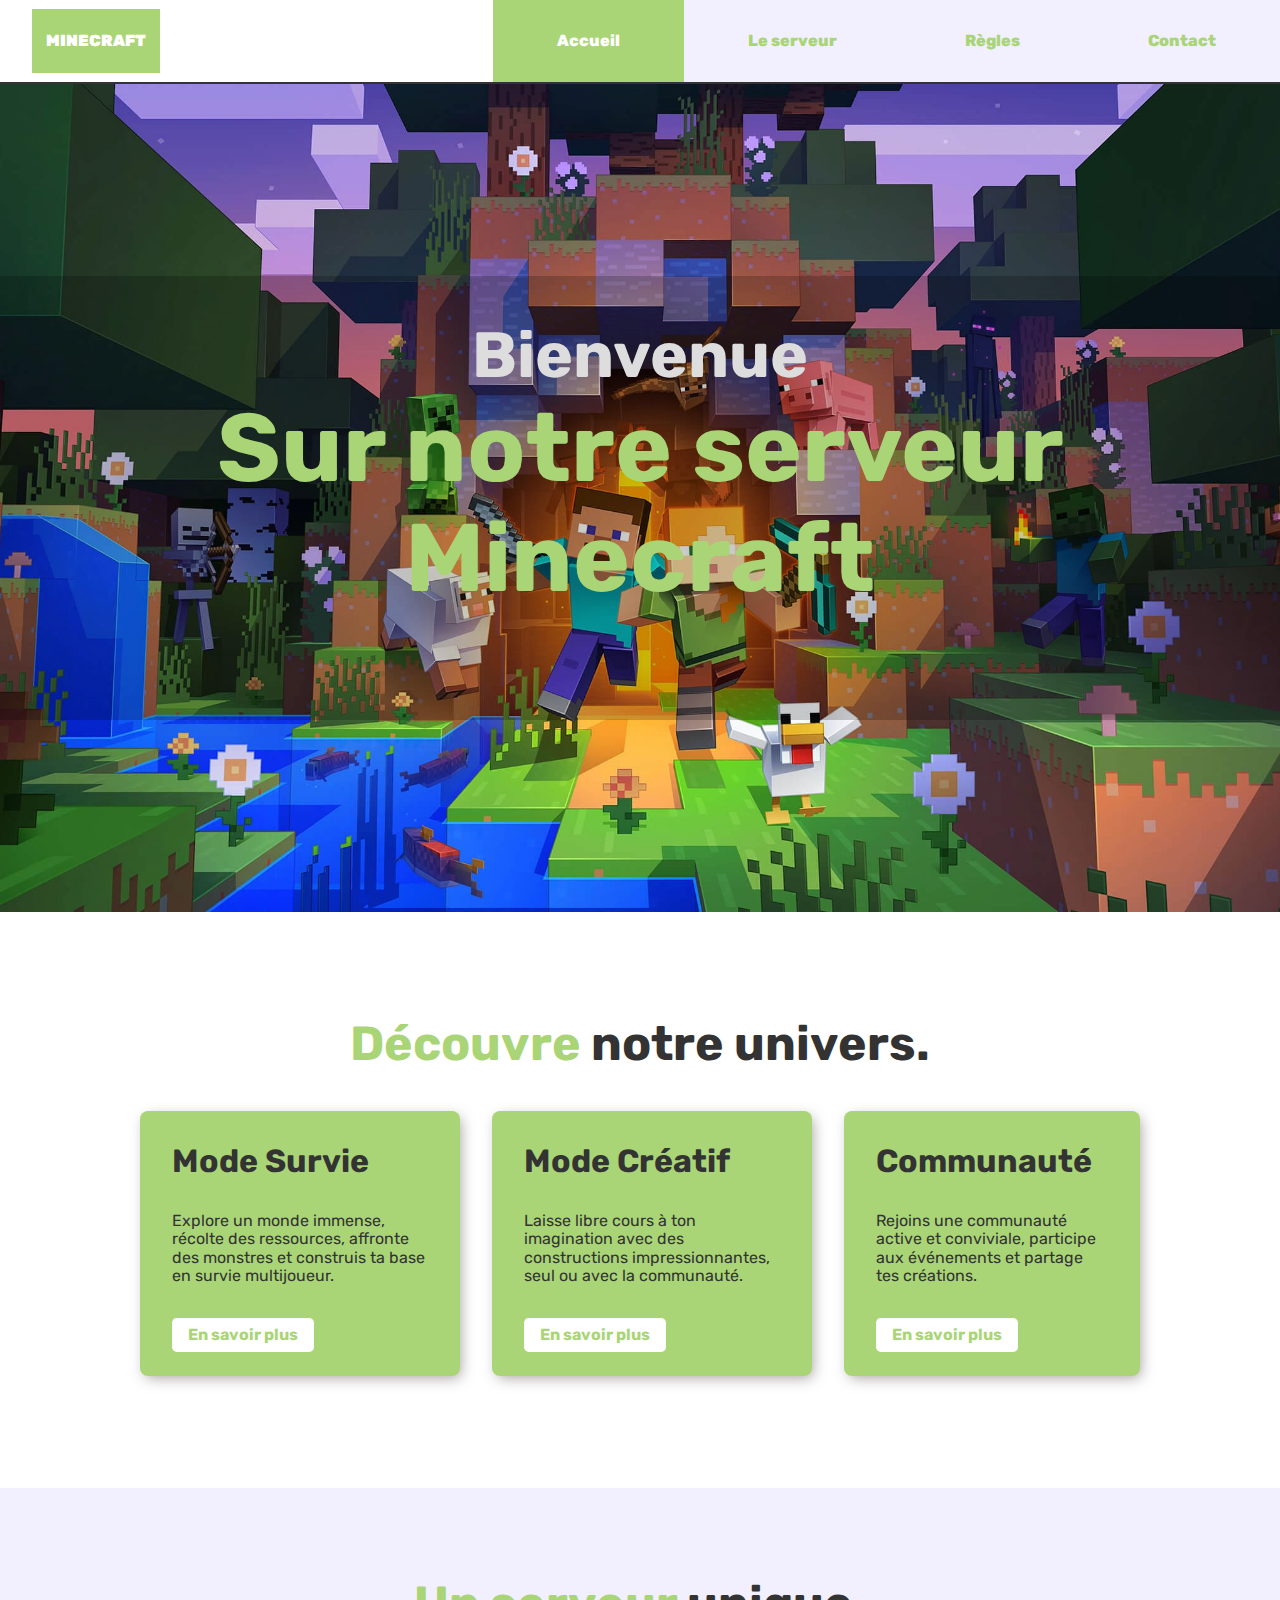
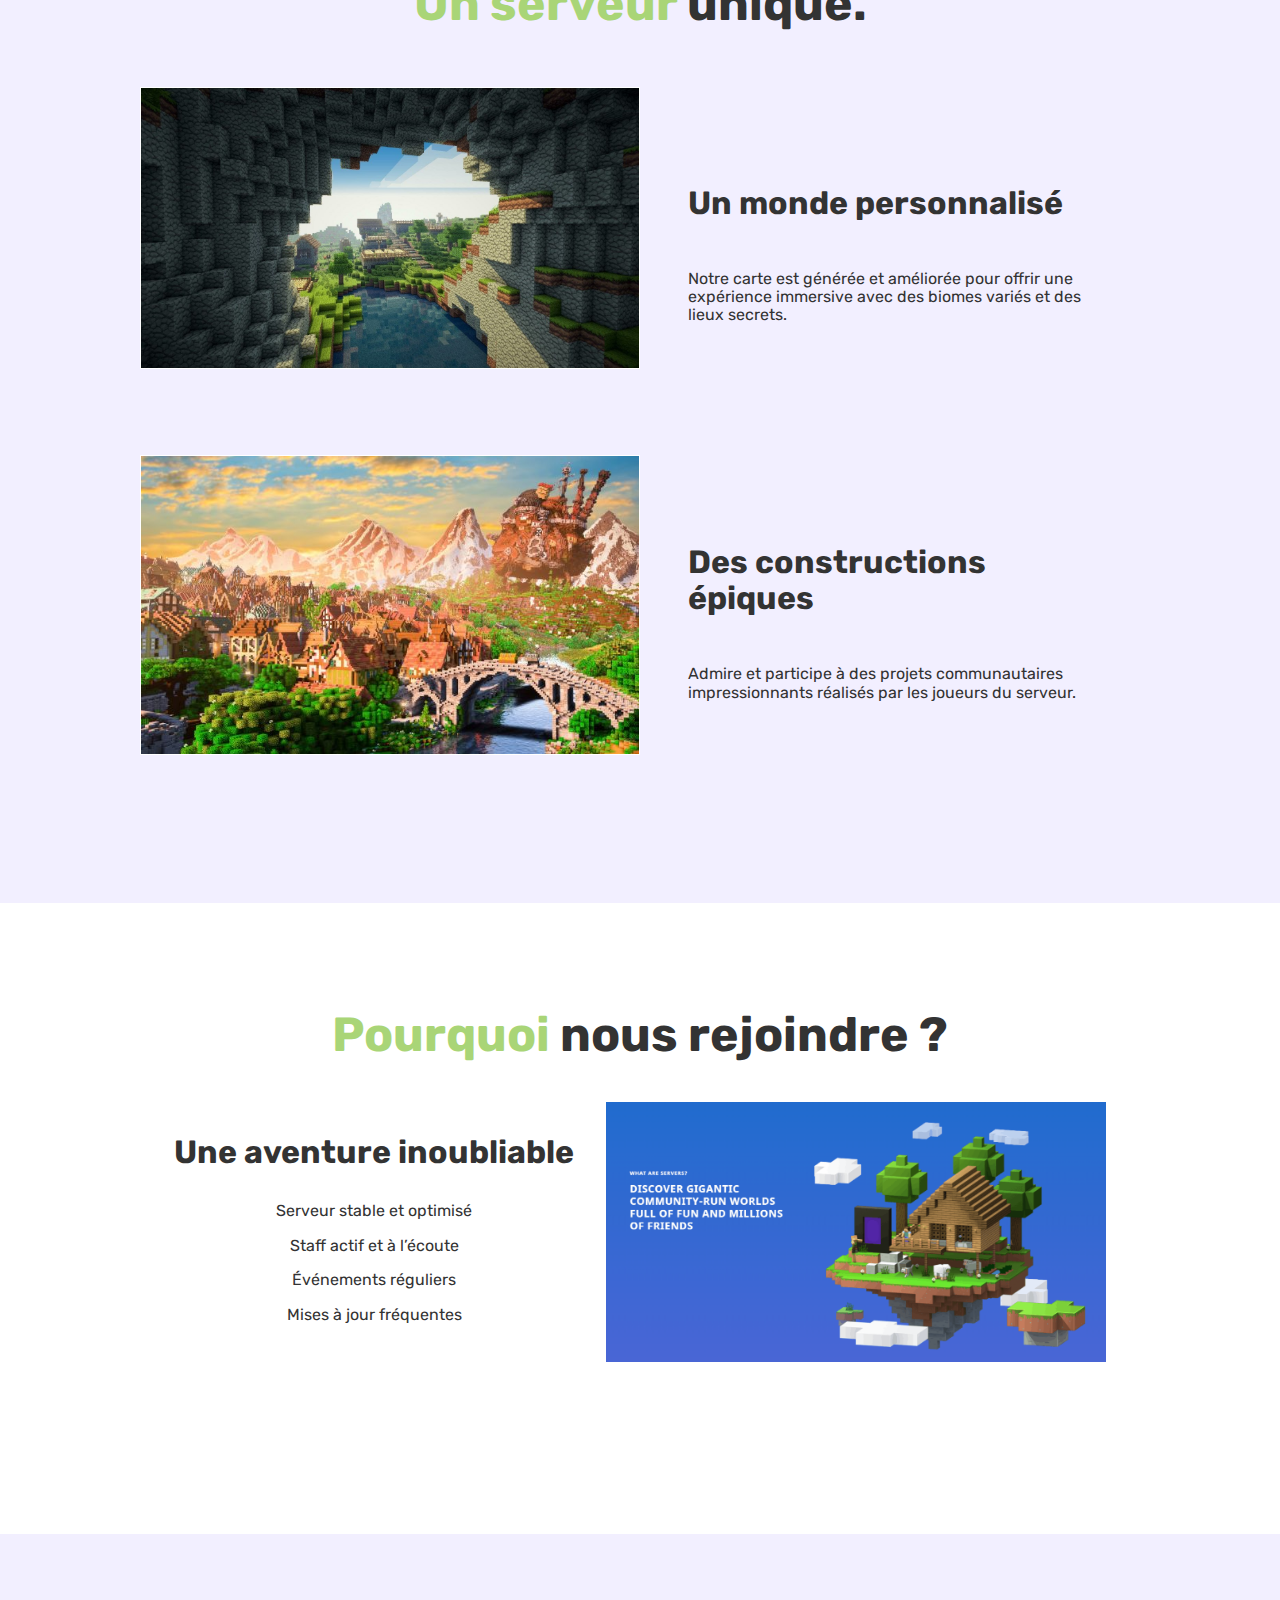
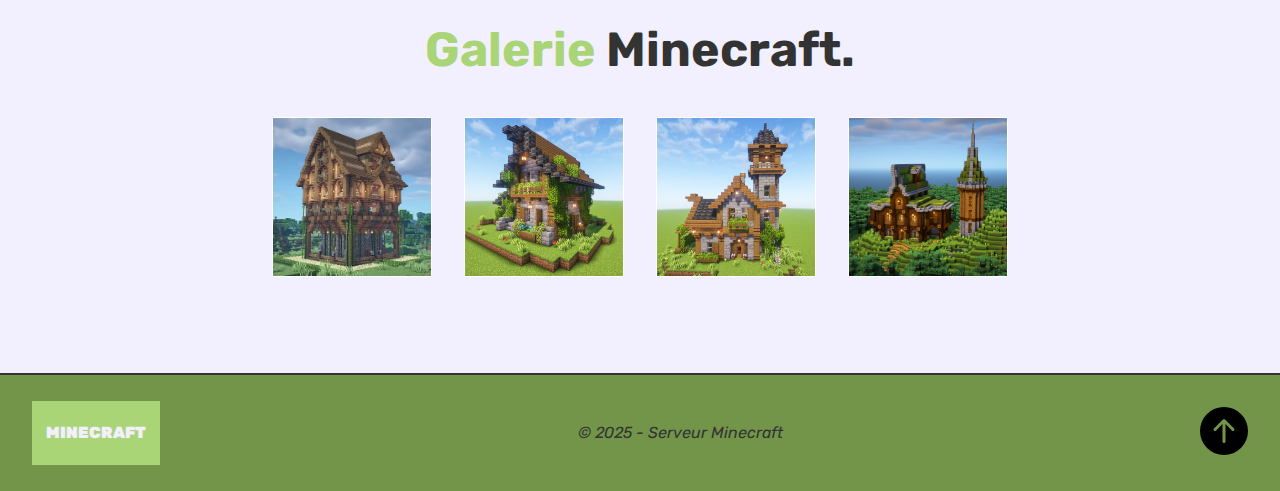
<file: portfo/index.html>
<!DOCTYPE html>
<html lang="fr">

<head>
    <meta charset="UTF-8">
    <meta name="viewport" content="width=device-width, initial-scale=1.0">
    <title>Accueil - Serveur Minecraft</title>
    <link rel="stylesheet" href="./css/normalize.css">
    <link rel="stylesheet" href="./css/style.css">
    <link rel="shortcut icon" href="./img/favicon.png" type="image/x-icon">
    <meta name="description" content="Bienvenue sur notre serveur Minecraft : survie, créatif, communauté active et aventures épiques.">
    <link rel="preconnect" href="https://fonts.googleapis.com">
    <link rel="preconnect" href="https://fonts.gstatic.com" crossorigin>
    <link href="https://fonts.googleapis.com/css2?family=Rubik:ital,wght@0,300..900;1,300..900&display=swap" rel="stylesheet">

</head>

<body id="top">
    <header>
        <div class="logo">
            <a href="index.html">MINECRAFT</a>
        </div>
        <nav>
            <ul>
                <li><a class="active" href=" index.html">Accueil</a></li>
                <li><a href="./page2.html">Le serveur</a></li>
                <li><a href="./page3.html">Règles</a></li>
                <li><a href="./contact.html">Contact</a></li>
            </ul>
        </nav>
    </header>

    <main>

        <section class="banner">
            <div class="banner-title">
                <h1>Bienvenue<br> <span>Sur notre serveur Minecraft</span></h1>
            </div>
        </section>

        <section class="section-one">

            <div class="container">
                <h2><span>Découvre</span> notre univers.</h2>
                <div class="section-one-flex">
                    <article>
                        <h3>Mode Survie</h3>
                        <p>Explore un monde immense, récolte des ressources, affronte des monstres et construis ta base en survie multijoueur.</p>
                        <a href="" class="btn">En savoir plus</a>
                    </article>

                    <article>
                        <h3>Mode Créatif</h3>
                        <p>Laisse libre cours à ton imagination avec des constructions impressionnantes, seul ou avec la communauté.</p>
                        <a href="" class="btn">En savoir plus</a>
                    </article>

                    <article>
                        <h3>Communauté</h3>
                        <p>Rejoins une communauté active et conviviale, participe aux événements et partage tes créations.</p>
                        <a href="" class="btn">En savoir plus</a>
                    </article>
                </div>
            </div>
            <!-- Fin container -->

        </section>

        <section class="section-two">

            <div class="container">
                <h2><span>Un serveur</span> unique.</h2>

                <article>
                    <div class="article-bloc-image">
                        <img src=".//img/accueil 1.jpg" alt="Paysage Minecraft">
                    </div>
                    <div class="article-bloc-texte">
                        <h3>Un monde personnalisé</h3>
                        <p>Notre carte est générée et améliorée pour offrir une expérience immersive avec des biomes variés et des lieux secrets.</p>
                    </div>
                </article>

                <article>
                    <div class="article-bloc-image">
                        <img src=".//img/accueil 2.jpg" alt="Construction Minecraft">
                    </div>
                    <div class="article-bloc-texte">
                        <h3>Des constructions épiques</h3>
                        <p>Admire et participe à des projets communautaires impressionnants réalisés par les joueurs du serveur.</p>
                    </div>
                </article>
            </div>
            <!-- Fin container -->

        </section>

        <section class="section-three">

            <div class="container">
                <h2><span>Pourquoi</span> nous rejoindre ?</h2>

                <div class="section-three-flex">
                    <div class="section-three-bloc-texte">
                        <h3>Une aventure inoubliable</h3>
                        <p>Serveur stable et optimisé</p>
                        <p>Staff actif et à l’écoute</p>
                        <p>Événements réguliers</p>
                        <p>Mises à jour fréquentes</p>
                    </div>
                    <div class="section-three-bloc-image">
                        <img src=".//img/accueil 3.png" alt="Aventure Minecraft">
                    </div>
                </div>
            </div>
            <!-- Fin container -->

        </section>

        <section class="section-four">

            <div class="container">
                <h2><span>Galerie</span> Minecraft.</h2>

                <div class="section-four-flex">
                    <div class="section-four-image">
                        <img src=".//img/accueil 5.jpg" alt="Build Minecraft">
                    </div>
                    <div class="section-four-image">
                        <img src=".//img/accueil 6.jpg" alt="Serveur Minecraft">
                    </div>
                    <div class="section-four-image">
                        <img src=".//img/accueil 7.jpg" alt="Exploration Minecraft">
                    </div>
                    <div class="section-four-image">
                        <img src=".//img/accueil 8.png" alt="Communauté Minecraft">
                    </div>
                </div>
            </div>
            <!-- Fin container -->

        </section>
    </main>

    <footer>
        <div class="footer-logo">
            <a href="index.html">MINECRAFT</a>
        </div>
        <div class="footer-info">
            <p>&copy; 2025 - Serveur Minecraft</p>
        </div>
        <div class="footer-up">
            <p><a href="#top"><img src="./img/arrow.svg" alt=""></a></p>
        </div>
    </footer>

</body>

</html>
</file>
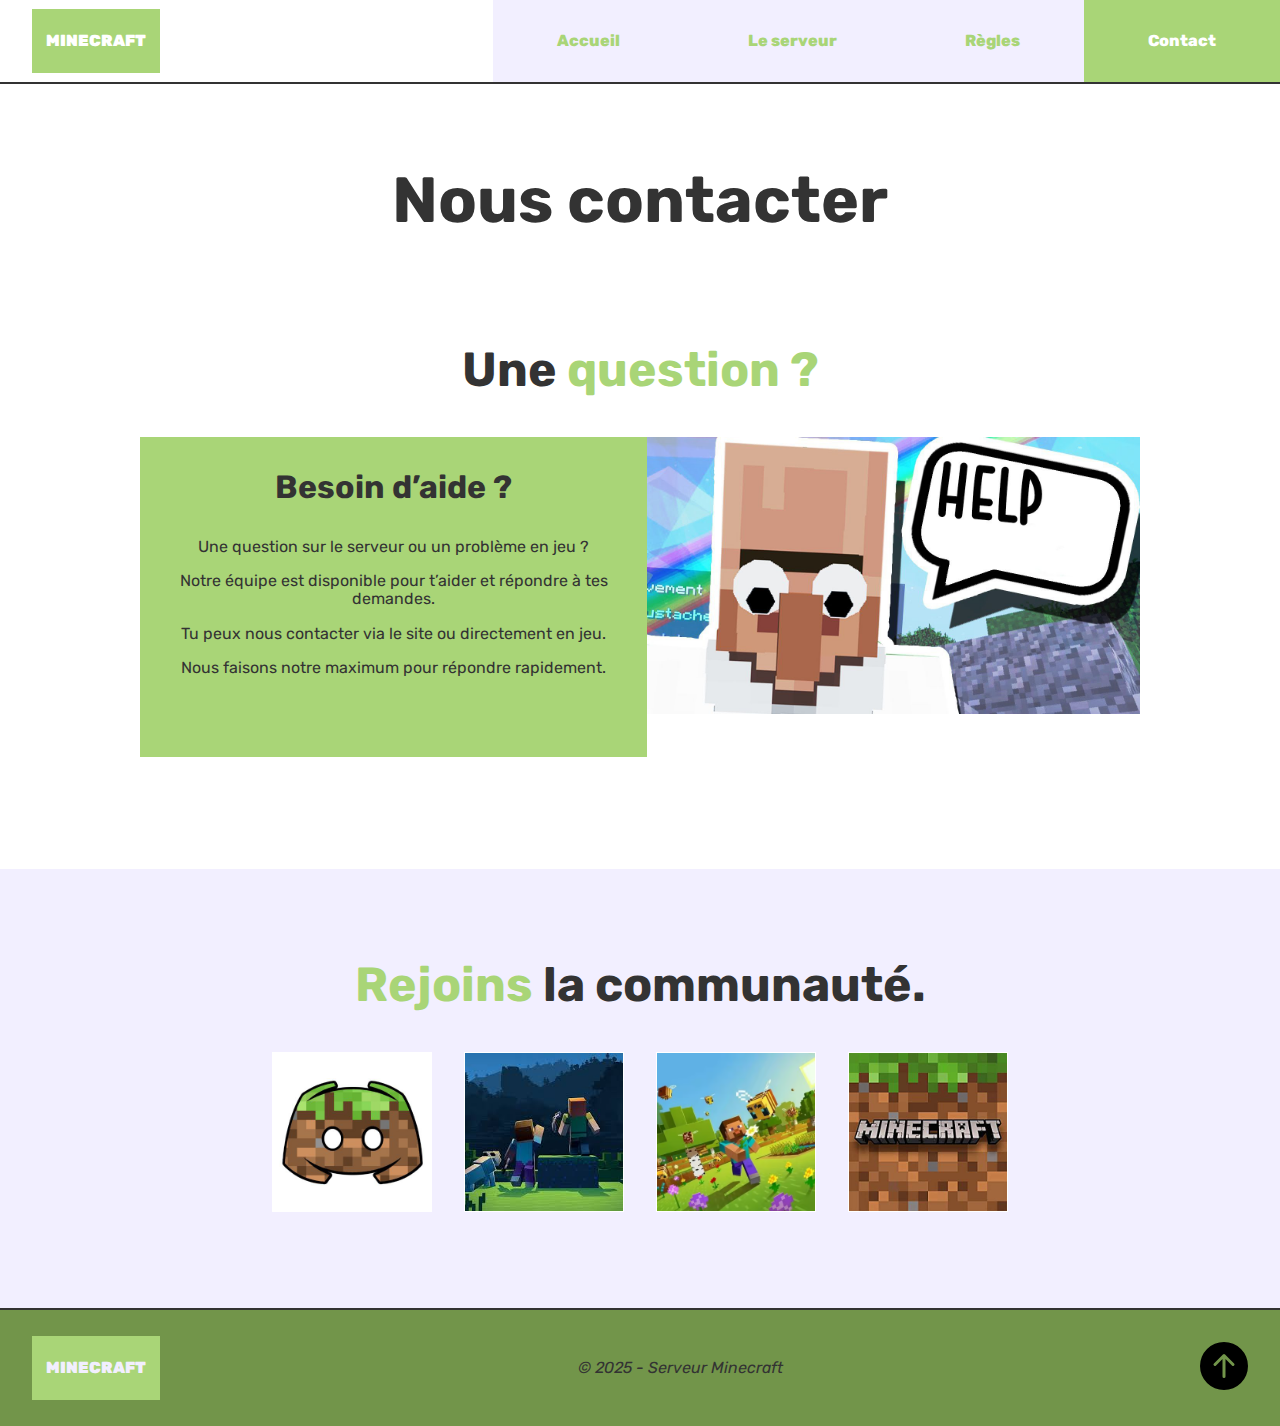
<file: portfo/contact.html>
<!DOCTYPE html>
<html lang="fr">

<head>
    <meta charset="UTF-8">
    <meta name="viewport" content="width=device-width, initial-scale=1.0">
    <title>Contact - Serveur Minecraft</title>
    <link rel="stylesheet" href="./css/normalize.css">
    <link rel="stylesheet" href="./css/style.css">
    <link rel="shortcut icon" href="./img/favicon.png" type="image/x-icon">
    <link rel="preconnect" href="https://fonts.googleapis.com">
    <link rel="preconnect" href="https://fonts.gstatic.com" crossorigin>
    <link href="https://fonts.googleapis.com/css2?family=Rubik:ital,wght@0,300..900;1,300..900&display=swap" rel="stylesheet">
</head>

<body id="top">
    <header>

        <div class="logo">
            <a href="index.html">MINECRAFT</a>
        </div>
        <nav>
            <ul>
                <li><a href="index.html">Accueil</a></li>
                <li><a href="./page2.html">Le serveur</a></li>
                <li><a href="./page3.html">Règles</a></li>
                <li><a class="active" href="./contact.html">Contact</a></li>
            </ul>
        </nav>
    </header>

    <main>
        <h1 class="contact-h1">Nous contacter</h1>
        <section class="contact-section-one">

            <div class="container">
                <h2>Une <span>question ?</span></h2>

                <div class="contact-section-one-flex">
                    <div class="contact-section-one-bloc-texte">
                        <h3>Besoin d’aide ?</h3>
                        <p>Une question sur le serveur ou un problème en jeu ?</p>
                        <p>Notre équipe est disponible pour t’aider et répondre à tes demandes.</p>
                        <p>Tu peux nous contacter via le site ou directement en jeu.</p>
                        <p>Nous faisons notre maximum pour répondre rapidement.</p>
                    </div>
                    <div class="contact-section-one-bloc-image">
                        <img src=".//img/help 2.jpg" alt="Contact serveur Minecraft">
                    </div>
                </div>
            </div>
            <!-- Fin container -->

        </section>

        <section class="contact-section-two">

            <div class="container">
                <h2><span>Rejoins</span> la communauté.</h2>

                <div class="contact-section-two-flex">
                    <div class="contact-section-two-image">
                        <img src=".//img/logo discord.jpg" alt="Discord Minecraft">
                    </div>
                    <div class="contact-section-two-image">
                        <img src=".//img/logo 5.jpg" alt="Serveur Minecraft">
                    </div>
                    <div class="contact-section-two-image">
                        <img src=".//img/logo4.avif" alt="Communauté Minecraft">
                    </div>
                    <div class="contact-section-two-image">
                        <img src=".//img/logo 3.jpg" alt="Staff Minecraft">
                    </div>
                </div>
            </div>
            <!-- Fin container -->

        </section>
    </main>

    <footer>
        <div class="footer-logo">
            <a href="index.html">MINECRAFT</a>
        </div>
        <div class="footer-info">
            <p>&copy; 2025 - Serveur Minecraft</p>
        </div>
        <div class="footer-up">
            <p><a href="#top"><img src="./img/arrow.svg" alt=""></a></p>
        </div>
    </footer>

</body>

</html>
</file>
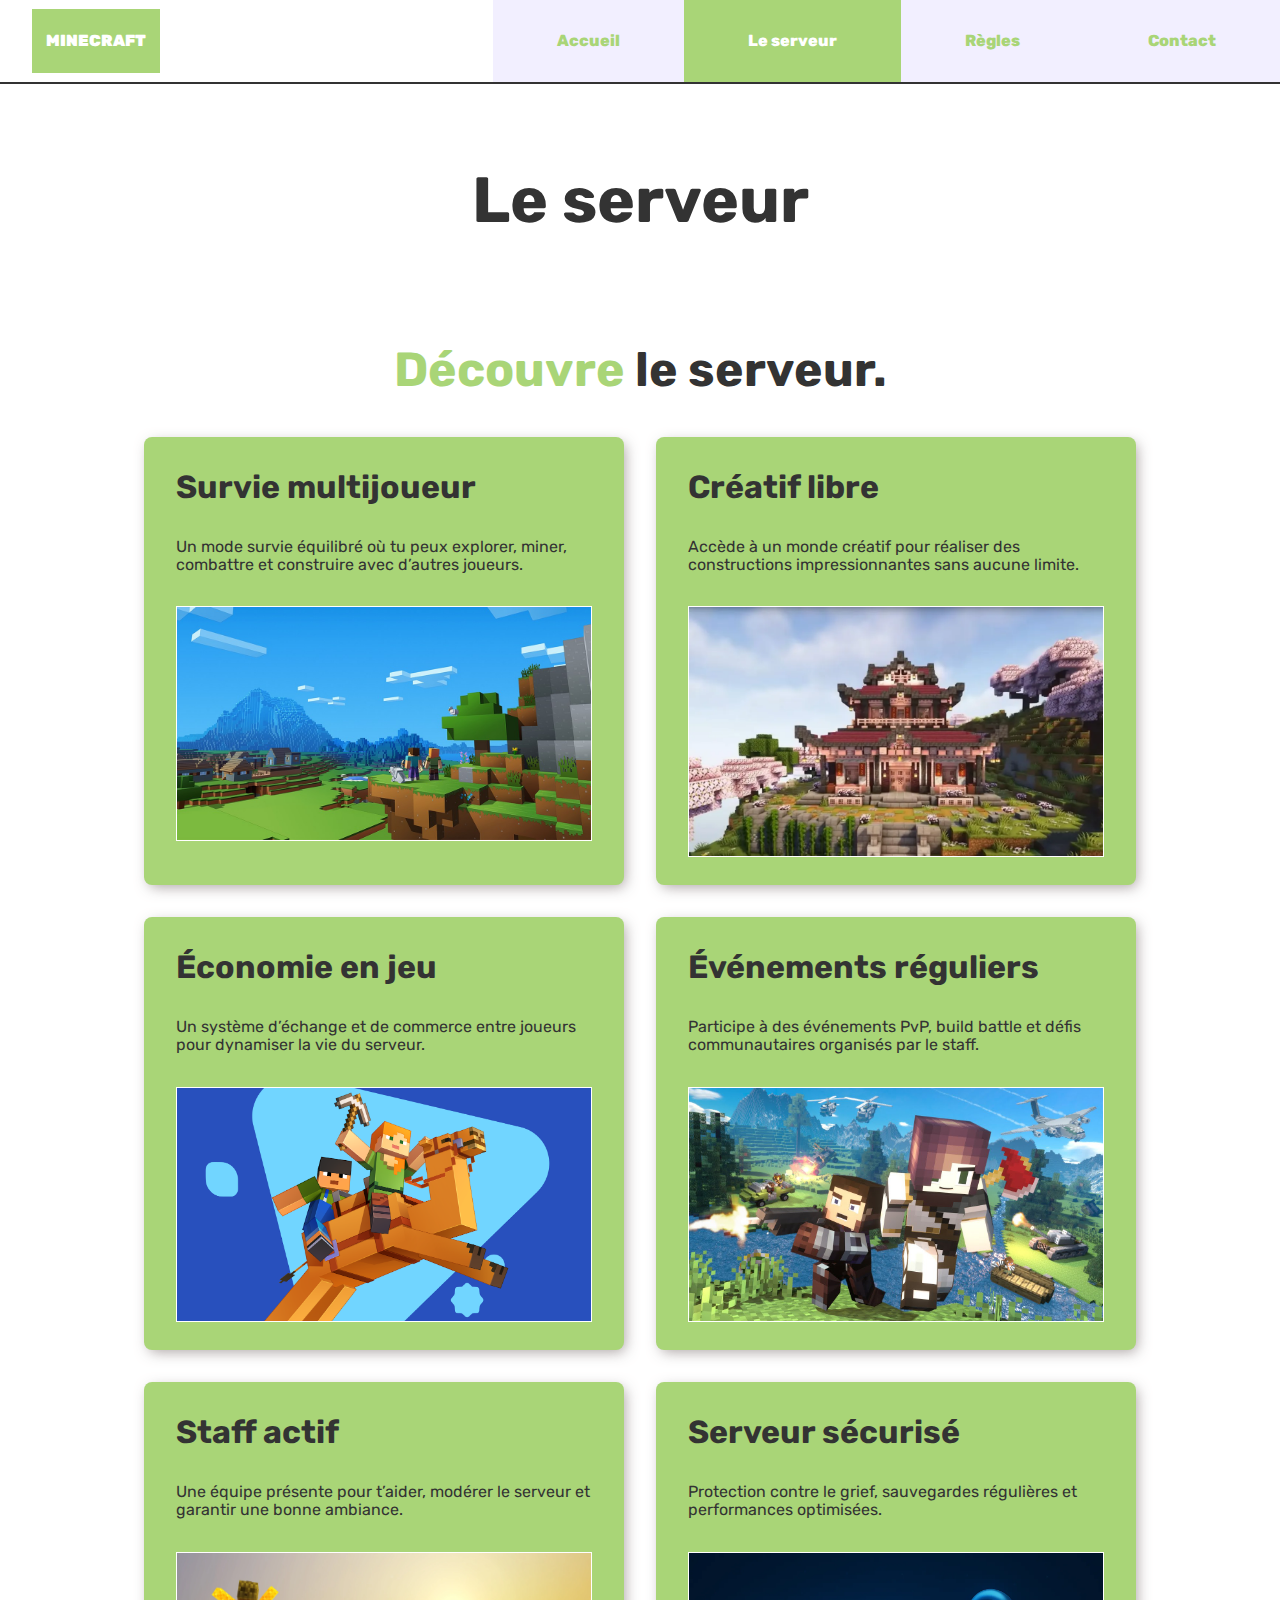
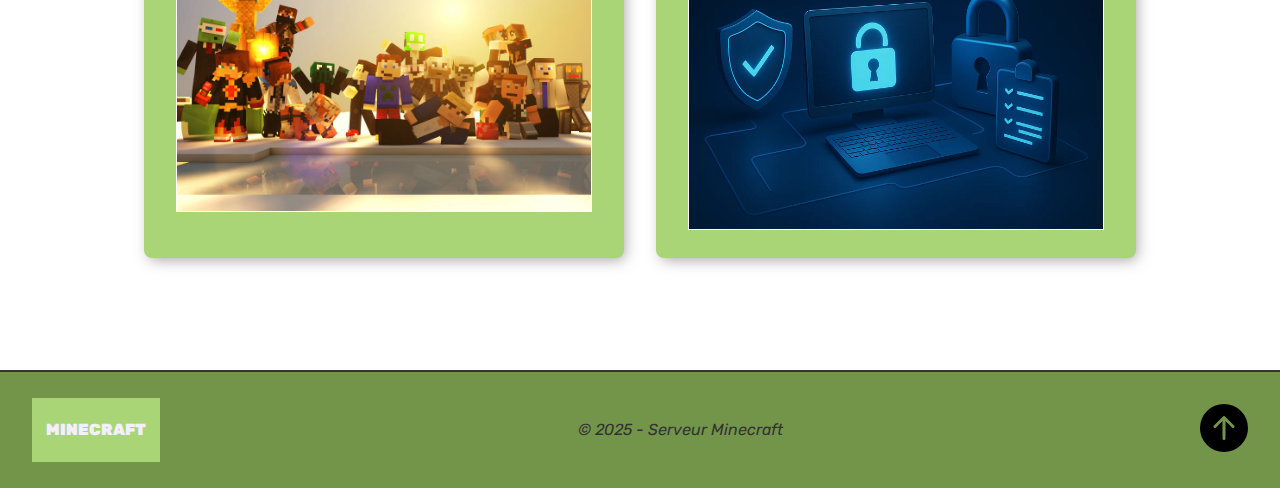
<file: portfo/page2.html>
<!DOCTYPE html>
<html lang="fr">

<head>
    <meta charset="UTF-8">
    <meta name="viewport" content="width=device-width, initial-scale=1.0">
    <title>Le serveur - Minecraft</title>
    <link rel="stylesheet" href="./css/normalize.css">
    <link rel="stylesheet" href="./css/style.css">
    <link rel="shortcut icon" href="./img/favicon.png" type="image/x-icon">
    <link rel="preconnect" href="https://fonts.googleapis.com">
    <link rel="preconnect" href="https://fonts.gstatic.com" crossorigin>
    <link href="https://fonts.googleapis.com/css2?family=Rubik:ital,wght@0,300..900;1,300..900&display=swap" rel="stylesheet">

</head>

<body id="top">
    <header>
        <div class="logo">
            <a href="index.html">MINECRAFT</a>
        </div>
        <nav>
            <ul>
                <li><a href="index.html">Accueil</a></li>
                <li><a class="active" href="./page2.html">Le serveur</a></li>
                <li><a href="./page3.html">Règles</a></li>
                <li><a href="./contact.html">Contact</a></li>
            </ul>
        </nav>
    </header>

    <main>
        <h1 class="page2-h1">Le serveur</h1>
        <section class="page2-section-one">

            <div class="container">
                <h2><span>Découvre</span> le serveur.</h2>
                <div class="page2-section-one-flex">
                    <article>
                        <h3>Survie multijoueur</h3>
                        <p>Un mode survie équilibré où tu peux explorer, miner, combattre et construire avec d’autres joueurs.</p>
                        <img src=".//img/survie.webp" alt="Mode survie Minecraft">
                    </article>
                    <article>
                        <h3>Créatif libre</h3>
                        <p>Accède à un monde créatif pour réaliser des constructions impressionnantes sans aucune limite.</p>
                        <img src=".//img/crea.webp" alt="Mode créatif Minecraft">
                    </article>
                    <article>
                        <h3>Économie en jeu</h3>
                        <p>Un système d’échange et de commerce entre joueurs pour dynamiser la vie du serveur.</p>
                        <img src=".//img/commerce.webp" alt="Économie Minecraft">
                    </article>
                    <article>
                        <h3>Événements réguliers</h3>
                        <p>Participe à des événements PvP, build battle et défis communautaires organisés par le staff.</p>
                        <img src=".//img/battle 2.jpg" alt="Événements Minecraft">
                    </article>
                    <article>
                        <h3>Staff actif</h3>
                        <p>Une équipe présente pour t’aider, modérer le serveur et garantir une bonne ambiance.</p>
                        <img src=".//img/staff.webp" alt="Staff serveur Minecraft">
                    </article>
                    <article>
                        <h3>Serveur sécurisé</h3>
                        <p>Protection contre le grief, sauvegardes régulières et performances optimisées.</p>
                        <img src=".//img/security 3.webp" alt="Sécurité serveur Minecraft">
                    </article>

                </div>
            </div>
            <!-- Fin container -->

        </section>

    </main>

    <footer>
        <div class="footer-logo">
            <a href="index.html">MINECRAFT</a>
        </div>
        <div class="footer-info">
            <p>&copy; 2025 - Serveur Minecraft</p>
        </div>
        <div class="footer-up">
            <p><a href="#top"><img src="./img/arrow.svg" alt=""></a></p>
        </div>
    </footer>

</body>

</html>
</file>
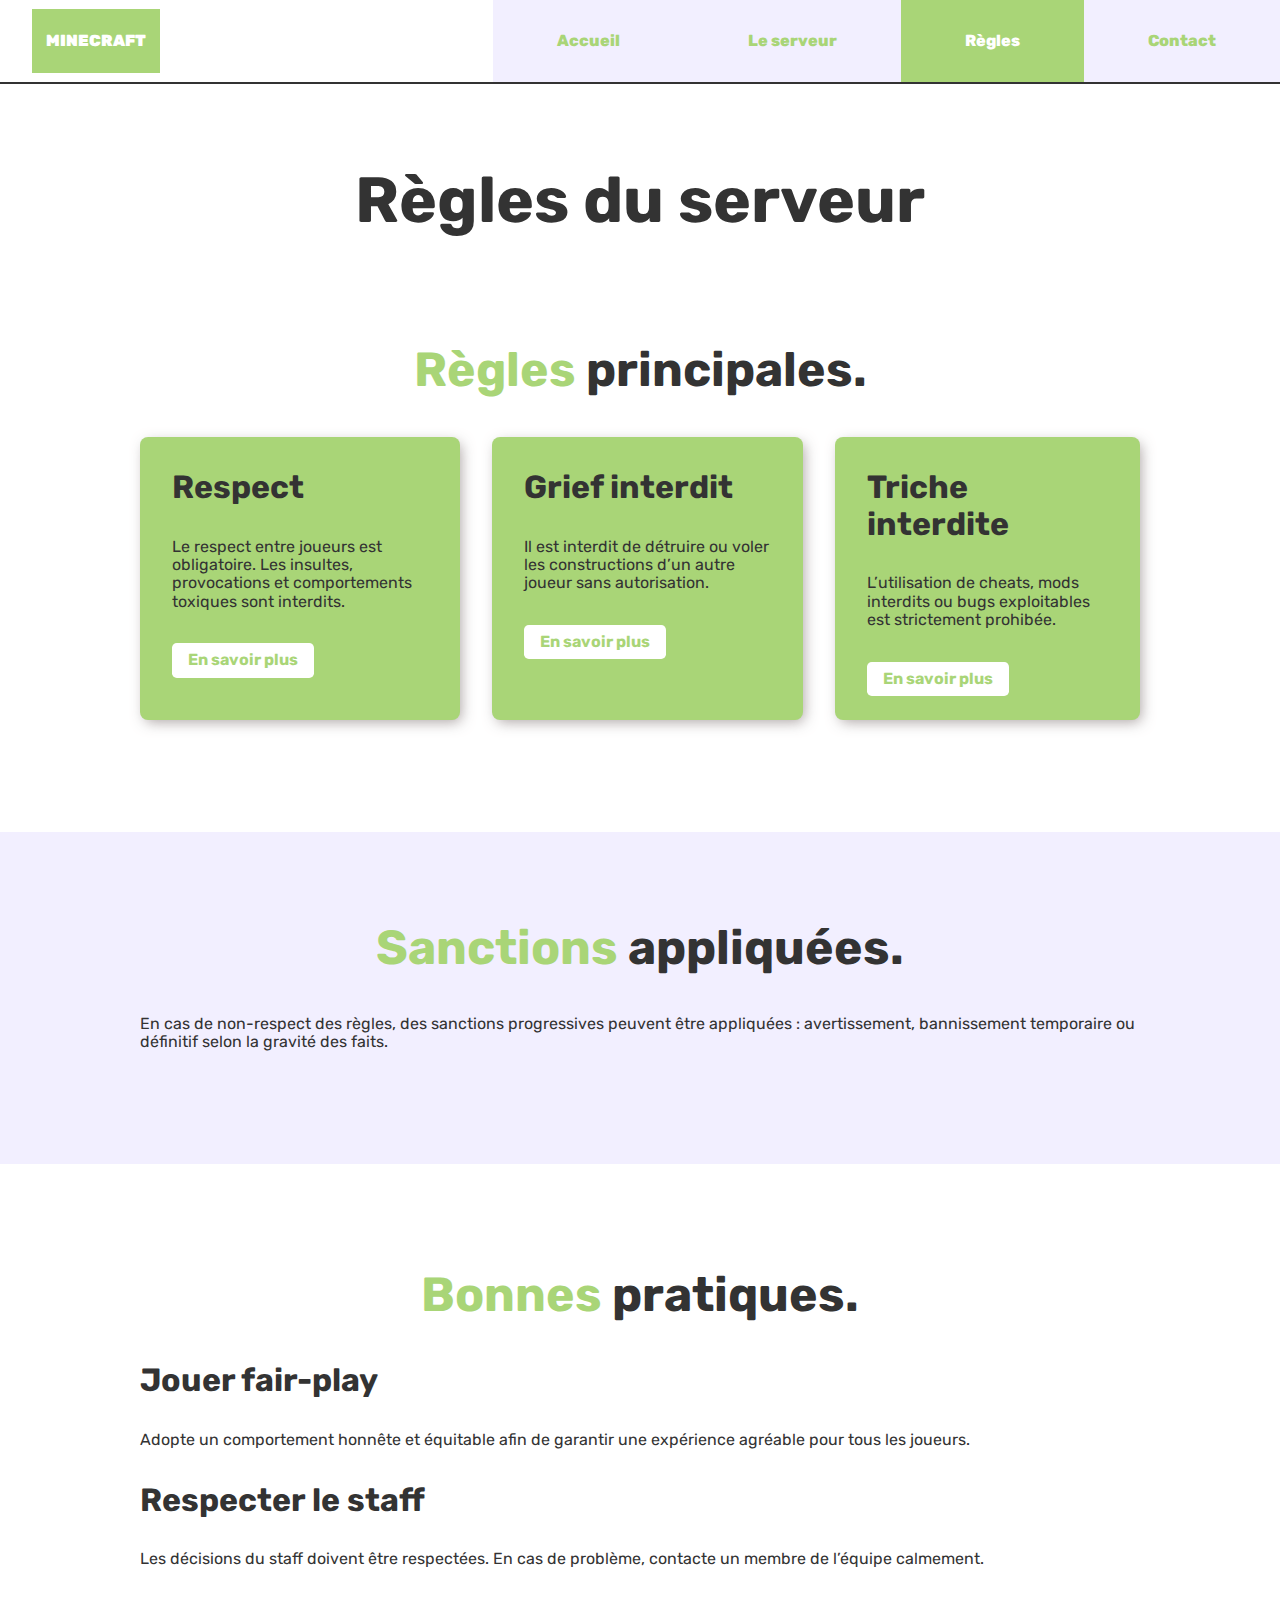
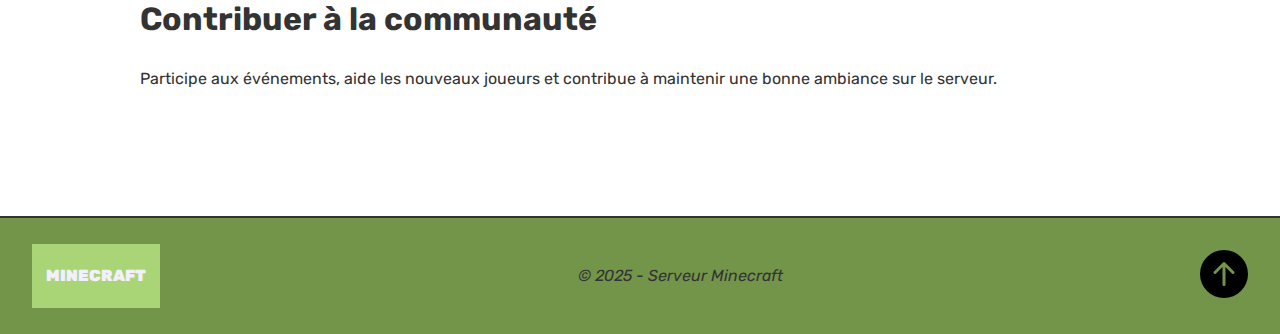
<file: portfo/page3.html>
<!DOCTYPE html>
<html lang="fr">

<head>
    <meta charset="UTF-8">
    <meta name="viewport" content="width=device-width, initial-scale=1.0">
    <title>Règles - Serveur Minecraft</title>
    <link rel="stylesheet" href="./css/normalize.css">
    <link rel="stylesheet" href="./css/style.css">
    <link rel="shortcut icon" href="./img/favicon.png" type="image/x-icon">
    <link rel="preconnect" href="https://fonts.googleapis.com">
    <link rel="preconnect" href="https://fonts.gstatic.com" crossorigin>
    <link href="https://fonts.googleapis.com/css2?family=Rubik:ital,wght@0,300..900;1,300..900&display=swap" rel="stylesheet">

</head>

<body id="top">
    <header>
        <div class="logo">
            <a href="index.html">MINECRAFT</a>
        </div>
        <nav>
            <ul>
                <li><a href="index.html">Accueil</a></li>
                <li><a href="./page2.html">Le serveur</a></li>
                <li><a class="active" href="./page3.html">Règles</a></li>
                <li><a href="./contact.html">Contact</a></li>
            </ul>
        </nav>
    </header>

    <main>
        <h1 class="page3-h1">Règles du serveur</h1>
        <section class="page3-section-one">

            <div class="container">
                <h2><span>Règles</span> principales.</h2>
                <div class="page3-section-one-flex">
                    <article>
                        <h3>Respect</h3>
                        <p>Le respect entre joueurs est obligatoire. Les insultes, provocations et comportements toxiques sont interdits.</p>
                        <a href="" class="btn">En savoir plus</a>
                    </article>

                    <article>
                        <h3>Grief interdit</h3>
                        <p>Il est interdit de détruire ou voler les constructions d’un autre joueur sans autorisation.</p>
                        <a href="" class="btn">En savoir plus</a>
                    </article>

                    <article>
                        <h3>Triche interdite</h3>
                        <p>L’utilisation de cheats, mods interdits ou bugs exploitables est strictement prohibée.</p>
                        <a href="" class="btn">En savoir plus</a>
                    </article>
                </div>
            </div>
            <!-- Fin container -->

        </section>

        <section class="page3-section-two">

            <div class="container">
                <h2><span>Sanctions</span> appliquées.</h2>
                <p>En cas de non-respect des règles, des sanctions progressives peuvent être appliquées : avertissement, bannissement temporaire ou définitif selon la gravité des faits.</p>
            </div>
            <!-- Fin container -->

        </section>

        <section class="page3-section-three">

            <div class="container">
                <h2><span>Bonnes</span> pratiques.</h2>
                <article>
                    <h3>Jouer fair-play</h3>
                    <p>Adopte un comportement honnête et équitable afin de garantir une expérience agréable pour tous les joueurs.</p>
                </article>

                <article>
                    <h3>Respecter le staff</h3>
                    <p>Les décisions du staff doivent être respectées. En cas de problème, contacte un membre de l’équipe calmement.</p>
                </article>

                <article>
                    <h3>Contribuer à la communauté</h3>
                    <p>Participe aux événements, aide les nouveaux joueurs et contribue à maintenir une bonne ambiance sur le serveur.</p>
                </article>
            </div>
            <!-- Fin container -->

        </section>

    </main>

    <footer>
        <div class="footer-logo">
            <a href="index.html">MINECRAFT</a>
        </div>
        <div class="footer-info">
            <p>&copy; 2025 - Serveur Minecraft</p>
        </div>
        <div class="footer-up">
            <p><a href="#top"><img src="./img/arrow.svg" alt=""></a></p>
        </div>
    </footer>

</body>

</html>
</file>
<file: portfo/css/style.css>
/******* Généralités toutes les pages *******/
:root {
    scroll-behavior: smooth;
}

* {
    box-sizing: border-box;
}

body {
    font-family: "Rubik", sans-serif;
    color: #333;
}

ul {
    padding: 0;
    margin: 0;
}

img {
    max-width: 100%;
    max-height: 100%;
    object-fit: cover;
}

.container {
    max-width: 1000px;
    margin: 0 auto;
}

h1 {
    font-size: 4rem;
}

h2 {
    text-align: center;
    font-size: 3rem;
}

h2 span {
    color: #a9d577;
}

h3 {
    font-size: 2rem;
}

.btn {
    text-decoration: none;
    background-color: #fff;
    color: #a9d577;
    padding: .5rem 1rem;
    border-radius: .3rem;
    display: inline-block;
    margin-top: 1rem;
    transition: .3s;
    font-weight: 700;
}

.btn:hover {
    background-color: #a9d577;
    color: #fff;
}


/******* Header *******/

header {
    display: flex;
    border-bottom: 2px solid #333;
    justify-content: space-between;
    align-items: center;
}

.logo {
    width: 8rem;
    height: 4rem;
    background-color: #a9d577;
    margin-left: 2rem;
    display: flex;
    justify-content: center;
    align-items: center;
    font-weight: 900;
}

.logo a {
    text-decoration: none;
    color: #fff;
}

nav ul {
    display: flex;
    list-style: none;
    justify-content: flex-end;
}

nav a {
    color: #a9d577;
    text-decoration: none;
    font-weight: 800;
    background-color: #f2efff;
    padding: 2rem 4rem;
    transition: .3s;
    display: block;
}

nav a:hover {
    background-color: #30450d;
    color: #fff;
}


a.active {
    background-color: #a9d577;
    color: #fff;
}

/******* Footer *******/
footer {
    display: flex;
    justify-content: space-between;
    align-items: center;
    background-color: #72954a;
    border-top: 2px solid #333;
    padding: 1rem 2rem;
}

.footer-logo {
    width: 8rem;
    height: 4rem;
    background-color: #a9d577;
    padding: 2rem;
    display: flex;
    justify-content: center;
    align-items: center;
    font-weight: 900;
}

.footer-logo a {
    text-decoration: none;
    color: #f2efff;
}

.footer-info p {
    font-style: italic;
}

.footer-up img {
    width: 3rem;
    transition: .3s;
}

.footer-up img:hover {
    transform: scale(.8);
}


/*****************************/
/********** Accueil **********/

/******* Main > Banner *******/
.banner {
    height: 92vh;
    background-color: #eee;
    display: flex;
    align-items: center;
    justify-content: center;
    background-image: url(../img/minecraft\ banner.jpg);
    background-repeat: no-repeat;
    background-size: cover;
    background-position: center;
}

.banner-title {
    background-color: rgba(0, 0, 0, .2);
    width: 100%;
    text-align: center;
    padding-top: 0rem;
    padding-bottom: 4rem;
    color: #fff;
}

.banner-title span {
    font-size: 6rem;
    color: #a9d577;
}

.banner-title h1 {
    color: #ddd;
}



/******* Main > section-one *******/

.section-one {
    padding-top: 4rem;
    padding-bottom: 7rem;
}


.section-one-flex {
    display: flex;
    gap: 2rem;
    justify-content: center;
}

.section-one article {
    max-width: 20rem;
    background-color: #a9d577;
    padding: 0rem 2rem 1.5rem 2rem;
    border-radius: .5rem;
    box-shadow: 3px 4px 14px -2px rgba(156, 147, 147, 0.84);
}


/******* Main > section-two *******/

.section-two {
    background-color: #f2efff;
    padding-top: 3rem;
    padding-bottom: 6rem;
}

.article-bloc-image {
    width: 50%;
    height: 20rem;
}

.article-bloc-image img {
    border: 1px solid #fff;
}

.article-bloc-texte {
    width: 50%;
    padding-left: 3rem;
    padding-right: 3rem;
    display: flex;
    flex-direction: column;
    justify-content: center;
}

.section-two article {
    display: flex;
    padding-top: 1rem;
    padding-bottom: 2rem;
}


/******* Main > section-three *******/

.section-three {
    padding-top: 4rem;
    padding-bottom: 7rem;
}

.section-three-flex {
    display: flex;
    justify-content: center;
}

.section-three-bloc-texte {
    text-align: center;
}

.section-three-bloc-image {
    width: 50%;
    height: 20rem;
    margin-left: 2rem;
}


/******* Main > section-four *******/

.section-four {
    background-color: #f2efff;
    padding-top: 3rem;
    padding-bottom: 6rem;
}

.section-four-flex {
    display: flex;
    gap: 2rem;
    justify-content: center;
}

.section-four-image {
    width: 10rem;
    background-color: red;
    height: 10rem;
}

.section-four-image img {
    border: 1px solid #fff;
}




/*****************************/
/********** Page 2 **********/
.page2-h1 {
    text-align: center;
    margin-top: 5rem;
    margin-bottom: 0;
}

.page2-section-one {
    padding-top: 4rem;
    padding-bottom: 7rem;
}

.page2-section-one-flex {
    display: flex;
    gap: 2rem;
    justify-content: center;
    flex-wrap: wrap;
}

.page2-section-one article {
    max-width: 30rem;
    background-color: #ddd;
    padding: 0rem 2rem 1.5rem 2rem;
    border-radius: .5rem;
    box-shadow: 3px 4px 14px -2px rgba(156, 147, 147, 0.84);
}

.page2-section-one article img {
    border: 1px solid #fff;
    margin-top: 1rem;
}


/*****************************/
/********** Page 3 **********/
.page3-h1 {
    text-align: center;
    margin-top: 5rem;
    margin-bottom: 0;
}

.page3-section-one {
    padding-top: 4rem;
    padding-bottom: 7rem;
}


.page3-section-one-flex {
    display: flex;
    gap: 2rem;
    justify-content: center;
}

.page3-section-one article {
    max-width: 20rem;
    background-color: #ddd;
    padding: 0rem 2rem 1.5rem 2rem;
    border-radius: .5rem;
    box-shadow: 3px 4px 14px -2px rgba(156, 147, 147, 0.84);
}

.page3-section-two {
    background-color: #f2efff;
    padding-top: 3rem;
    padding-bottom: 6rem;
}

.page3-section-three {
    padding-top: 4rem;
    padding-bottom: 7rem;
}


/*****************************/
/********** Page Contact **********/
.contact-h1 {
    text-align: center;
    margin-top: 5rem;
    margin-bottom: 0;
}

.contact-section-one {
    padding-top: 4rem;
    padding-bottom: 7rem;
}

.contact-section-one-flex {
    display: flex;
    justify-content: center;
}

.contact-section-one-bloc-texte {
    text-align: center;

}

.contact-section-one-bloc-image {
    width: 50%;
    height: 20rem;
}

.contact-section-two {
    background-color: #f2efff;
    padding-top: 3rem;
    padding-bottom: 6rem;
}

.contact-section-two-flex {
    display: flex;
    gap: 2rem;
    justify-content: center;
}

.contact-section-two-image {
    width: 10rem;
    height: 10rem;
}

.contact-section-two-image img {
    border: 1px solid #fff;
}

/* Tous les articles des pages */
.section-one article,
.page2-section-one article,
.page3-section-one article,
.contact-section-one-bloc-texte,
.contact-section-two-image {
    background-color: #a9d577
}
</file>
